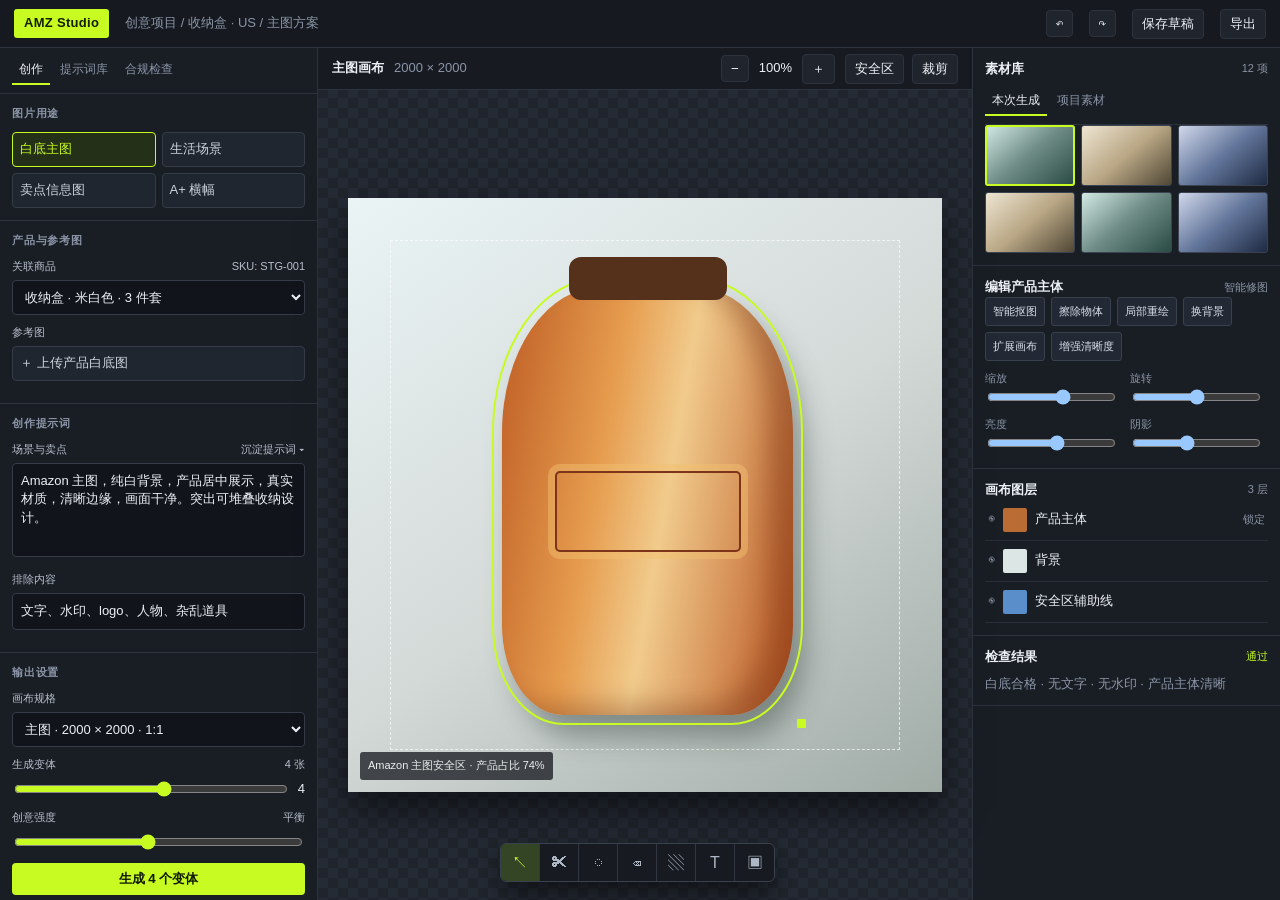
<file: app/static/image-studio-concept.html>
<!doctype html>
<html lang="zh-CN">
<head>
  <meta charset="utf-8">
  <meta name="viewport" content="width=device-width, initial-scale=1">
  <title>Amazon Creative Studio · 视觉方案</title>
  <style>
    :root{color-scheme:dark;--bg:#111419;--panel:#191d24;--line:#2d333d;--muted:#8b95a7;--text:#edf1f7;--lime:#c7fb22;--blue:#3f8cff;--soft:#222933}*{box-sizing:border-box}body{margin:0;background:var(--bg);font:13px/1.45 Inter,"Microsoft YaHei",sans-serif;color:var(--text);min-width:1120px}.top{height:48px;border-bottom:1px solid var(--line);display:flex;align-items:center;padding:0 14px;gap:16px;background:#161a20}.brand{font-weight:800;letter-spacing:.3px;background:var(--lime);color:#142000;padding:5px 10px;border-radius:3px}.crumb{color:var(--muted)}.spacer{flex:1}.top button,.icon{border:1px solid var(--line);background:#20252d;color:var(--text);border-radius:4px;padding:5px 9px}.workspace{display:grid;grid-template-columns:318px minmax(560px,1fr) 308px;height:calc(100vh - 48px);min-height:680px}.left,.right{background:var(--panel);border-right:1px solid var(--line);overflow:auto}.right{border-right:0;border-left:1px solid var(--line)}.section{padding:12px;border-bottom:1px solid var(--line)}.section h3{font-size:11px;text-transform:uppercase;letter-spacing:.8px;color:var(--muted);margin:0 0 10px}.field{margin:0 0 10px}.field label{font-size:11px;color:#b8c0cd;display:flex;justify-content:space-between;margin-bottom:5px}.field input,.field textarea,.field select{width:100%;background:#11151b;border:1px solid #353c48;border-radius:4px;color:var(--text);padding:8px;font:inherit}.field textarea{height:94px;resize:none}.tabs{display:flex;gap:3px;border-bottom:1px solid var(--line);padding:8px 12px}.tab{font-size:12px;color:var(--muted);padding:5px 7px}.tab.on{color:var(--text);border-bottom:2px solid var(--lime)}.preset{display:grid;grid-template-columns:1fr 1fr;gap:6px}.chip{border:1px solid #353c48;background:#20262f;border-radius:4px;padding:7px;color:#cdd4de}.chip.on{border-color:var(--lime);color:var(--lime);background:#253018}.range{display:flex;align-items:center;gap:8px}.range input{accent-color:var(--lime);padding:0}.canvas-wrap{background-color:#20252d;background-image:linear-gradient(45deg,#252b35 25%,transparent 25%),linear-gradient(-45deg,#252b35 25%,transparent 25%),linear-gradient(45deg,transparent 75%,#252b35 75%),linear-gradient(-45deg,transparent 75%,#252b35 75%);background-size:20px 20px;background-position:0 0,0 10px,10px -10px,-10px 0;display:flex;flex-direction:column}.canvasbar{height:42px;display:flex;align-items:center;gap:10px;padding:0 14px;border-bottom:1px solid var(--line);background:#171b21}.canvasbar .title{font-weight:650}.canvas{margin:auto;width:min(66vh,58vw);aspect-ratio:1/1;background:linear-gradient(145deg,#eaf4f5 0%,#d3d9d7 53%,#a0aba6 100%);box-shadow:0 18px 36px #0008;position:relative;overflow:hidden}.safe{position:absolute;inset:7%;border:1px dashed #ffffffaa}.product{position:absolute;left:26%;top:15%;width:49%;height:72%;border-radius:34% 34% 21% 21%;background:linear-gradient(100deg,#bd5c24,#e69c4e 35%,#f1cb8c 55%,#b95320);box-shadow:inset -25px -10px 25px #63250d55,12px 22px 28px #26312b66}.product:before{content:"";position:absolute;background:#55311c;width:54%;height:10%;left:23%;top:-7%;border-radius:12px}.product:after{content:"";position:absolute;left:18%;right:18%;top:43%;height:18%;border:2px solid #7d351a;border-radius:5px;box-shadow:0 0 0 7px #f0bf7077}.canvas-note{position:absolute;bottom:12px;left:12px;background:#101319bb;color:#eaf0ee;padding:6px 8px;border-radius:3px;font-size:11px}.main-actions{display:flex;gap:8px;margin-left:auto}.primary{border:0;border-radius:4px;background:var(--lime);color:#101a00;font-weight:800;padding:7px 14px}.board-head{display:flex;align-items:center;gap:8px}.board-head strong{font-size:13px}.count{margin-left:auto;color:var(--muted);font-size:11px}.asset-grid{display:grid;grid-template-columns:repeat(3,1fr);gap:6px}.asset{height:61px;border:1px solid #3b4350;border-radius:3px;background:linear-gradient(140deg,#d3e9e4,#708d87 48%,#294b44);position:relative}.asset:nth-child(2n){background:linear-gradient(140deg,#eee5d2,#b9a785 50%,#504735)}.asset:nth-child(3n){background:linear-gradient(140deg,#d0d8eb,#63769b 50%,#1e2a43)}.asset.sel{outline:2px solid var(--lime);outline-offset:-2px}.layer{display:flex;align-items:center;gap:8px;padding:8px 3px;border-bottom:1px solid #292f38}.eye{color:var(--muted)}.thumb{height:24px;width:24px;border-radius:2px;background:#b96d34}.queue{position:fixed;bottom:16px;left:334px;background:#1b2028;border:1px solid #3a414d;border-radius:6px;box-shadow:0 12px 28px #0007;padding:10px 13px;width:300px}.queue b{font-size:12px}.progress{height:4px;background:#303744;border-radius:4px;margin-top:8px}.progress i{display:block;width:64%;height:100%;background:var(--blue);border-radius:4px}.toolrail{position:absolute;left:18px;top:92px;z-index:3;width:38px;background:#171b21;border:1px solid #39414c;border-radius:6px;overflow:hidden}.tool{height:37px;display:grid;place-items:center;border-bottom:1px solid #303743;color:#aeb7c6;font-size:16px}.tool.on{background:#334524;color:var(--lime)}.product.selected{outline:2px solid var(--lime);outline-offset:8px}.handle{position:absolute;width:9px;height:9px;background:var(--lime);right:-13px;bottom:-13px;border-radius:1px}.edit-pills{display:flex;flex-wrap:wrap;gap:6px}.edit-pills button{background:#222934;border:1px solid #38414d;color:#d9e0eb;padding:6px 7px;border-radius:3px;font-size:11px}.mini-grid{display:grid;grid-template-columns:1fr 1fr;gap:7px}.mini-grid label{font-size:11px;color:var(--muted)}
    .canvas-edit-bar{display:none}.right .section:nth-child(2){display:block}.queue{display:none}.toolrail{position:fixed;z-index:5;left:calc(318px + (100vw - 626px)/2 - 145px);top:auto;bottom:18px;width:auto;display:flex;border-radius:6px;box-shadow:0 12px 28px #0008}.tool{width:39px;border-bottom:0;border-right:1px solid #303743}.tool:last-child{border-right:0}
  </style>
</head>
<body>
  <header class="top"><span class="brand">AMZ Studio</span><span class="crumb">创意项目 / 收纳盒 · US / 主图方案</span><span class="spacer"></span><button>↶</button><button>↷</button><button>保存草稿</button><button>导出</button></header>
  <main class="workspace">
    <aside class="left">
      <div class="tabs"><span class="tab on">创作</span><span class="tab">提示词库</span><span class="tab">合规检查</span></div>
      <section class="section"><h3>图片用途</h3><div class="preset"><div class="chip on">白底主图</div><div class="chip">生活场景</div><div class="chip">卖点信息图</div><div class="chip">A+ 横幅</div></div></section>
      <section class="section"><h3>产品与参考图</h3><div class="field"><label>关联商品 <span>SKU: STG-001</span></label><select><option>收纳盒 · 米白色 · 3 件套</option></select></div><div class="field"><label>参考图</label><div class="chip">＋ 上传产品白底图</div></div></section>
      <section class="section"><h3>创作提示词</h3><div class="field"><label>场景与卖点 <span>沉淀提示词 ▾</span></label><textarea>Amazon 主图，纯白背景，产品居中展示，真实材质，清晰边缘，画面干净。突出可堆叠收纳设计。</textarea></div><div class="field"><label>排除内容</label><input value="文字、水印、logo、人物、杂乱道具"></div></section>
      <section class="section"><h3>输出设置</h3><div class="field"><label>画布规格</label><select><option>主图 · 2000 × 2000 · 1:1</option></select></div><div class="field"><label>生成变体 <span>4 张</span></label><div class="range"><input type="range" value="55"><span>4</span></div></div><div class="field"><label>创意强度 <span>平衡</span></label><div class="range"><input type="range" value="46"></div></div><button class="primary" style="width:100%">生成 4 个变体</button></section>
    </aside>
    <section class="canvas-wrap"><div class="canvasbar"><span class="title">主图画布</span><span class="crumb">2000 × 2000</span><span class="spacer"></span><button class="icon">−</button><span>100%</span><button class="icon">＋</button><div class="main-actions"><button class="icon">安全区</button><button class="icon">裁剪</button></div></div><div class="toolrail"><div class="tool on">↖</div><div class="tool">✂</div><div class="tool">◌</div><div class="tool">⌫</div><div class="tool">▧</div><div class="tool">T</div><div class="tool">▣</div></div><div class="canvas"><div class="safe"></div><div class="product selected"><i class="handle"></i></div><div class="canvas-note">Amazon 主图安全区 · 产品占比 74%</div></div></section>
    <aside class="right"><section class="section"><div class="board-head"><strong>素材库</strong><span class="count">12 项</span></div><div class="tabs" style="padding:8px 0"><span class="tab on">本次生成</span><span class="tab">项目素材</span></div><div class="asset-grid"><div class="asset sel"></div><div class="asset"></div><div class="asset"></div><div class="asset"></div><div class="asset"></div><div class="asset"></div></div></section><section class="section"><div class="board-head"><strong>编辑产品主体</strong><span class="count">智能修图</span></div><div class="edit-pills"><button>智能抠图</button><button>擦除物体</button><button>局部重绘</button><button>换背景</button><button>扩展画布</button><button>增强清晰度</button></div><div class="mini-grid" style="margin-top:10px"><label>缩放 <input type="range" value="60"></label><label>旋转 <input type="range" value="50"></label><label>亮度 <input type="range" value="55"></label><label>阴影 <input type="range" value="42"></label></div></section><section class="section"><div class="board-head"><strong>画布图层</strong><span class="count">3 层</span></div><div class="layer"><span class="eye">◉</span><span class="thumb"></span>产品主体 <span class="count">锁定</span></div><div class="layer"><span class="eye">◉</span><span class="thumb" style="background:#dce6e4"></span>背景</div><div class="layer"><span class="eye">◉</span><span class="thumb" style="background:#5a8ecb"></span>安全区辅助线</div></section><section class="section"><div class="board-head"><strong>检查结果</strong><span class="count" style="color:#c7fb22">通过</span></div><p style="color:var(--muted);margin:8px 0 0">白底合格 · 无文字 · 无水印 · 产品主体清晰</p></section></aside>
  </main><div class="queue"><b>生成队列</b><span class="count" style="float:right">1 个任务进行中</span><div style="margin-top:6px">白底主图 · 生成第 3 / 4 张</div><div class="progress"><i></i></div></div>
</body>
</html>
</file>
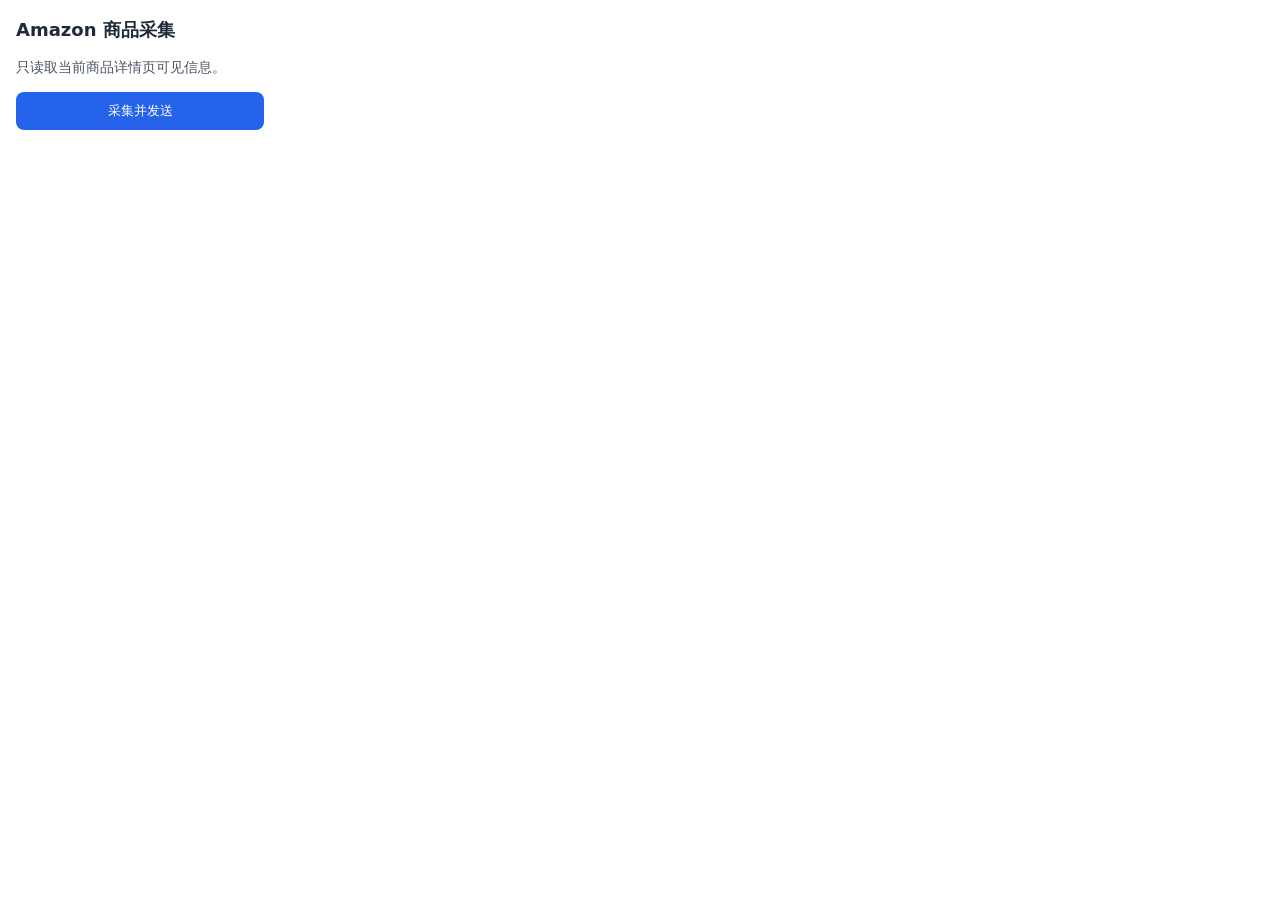
<file: extensions/amazon-product-capture/popup.html>
<!doctype html>
<html lang="zh-CN"><head><meta charset="utf-8"><meta name="viewport" content="width=device-width,initial-scale=1"><link rel="stylesheet" href="popup.css"><title>商品采集</title></head>
<body><main><h1>Amazon 商品采集</h1><p>只读取当前商品详情页可见信息。</p><button id="capture">采集并发送</button><p id="status" role="status"></p></main><script src="popup.js"></script></body></html>
</file>
<file: extensions/amazon-product-capture/popup.css>
body { width: 280px; margin: 0; font: 14px/1.5 system-ui, sans-serif; color: #1f2937; }
main { padding: 16px; }
h1 { margin: 0 0 8px; font-size: 18px; }
p { color: #4b5563; }
button { width: 100%; border: 0; border-radius: 8px; padding: 10px; background: #2563eb; color: white; cursor: pointer; }
button:disabled { opacity: .6; cursor: wait; }
#status { min-height: 21px; margin-bottom: 0; }
</file>
